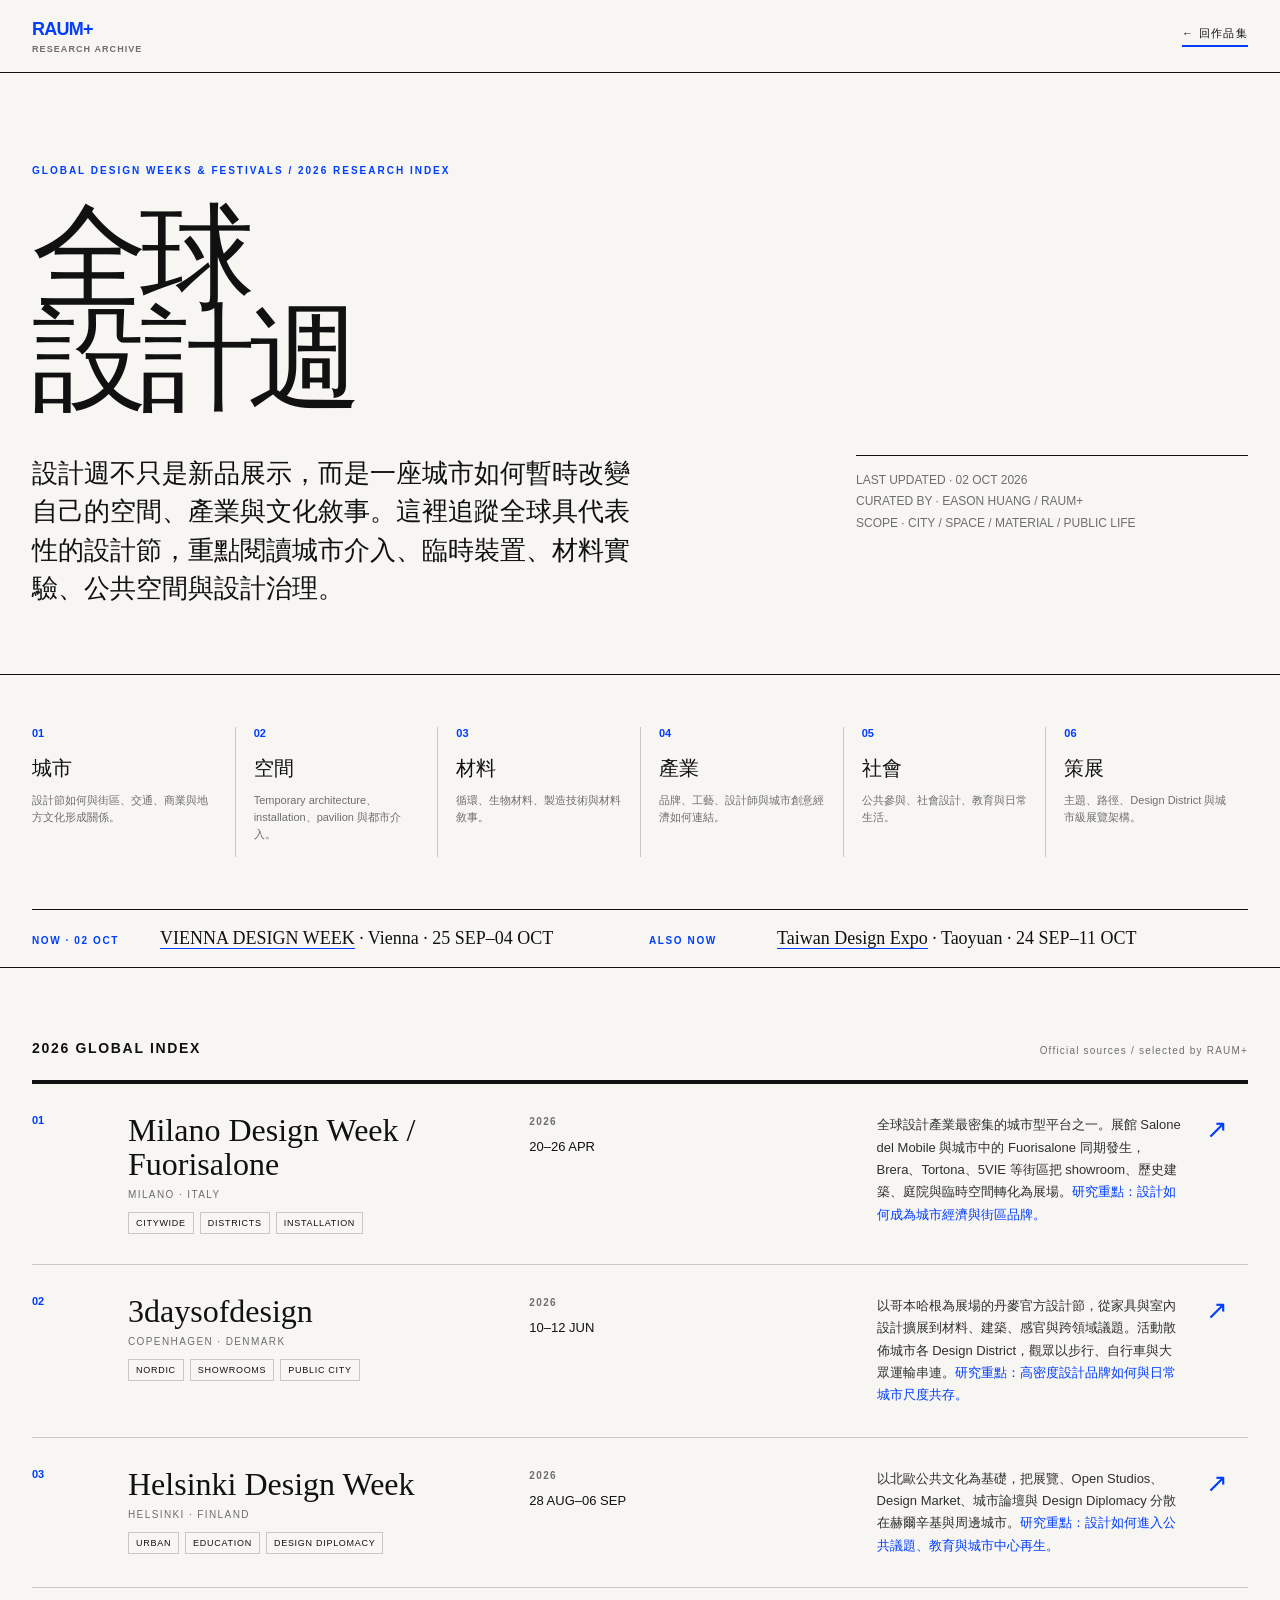
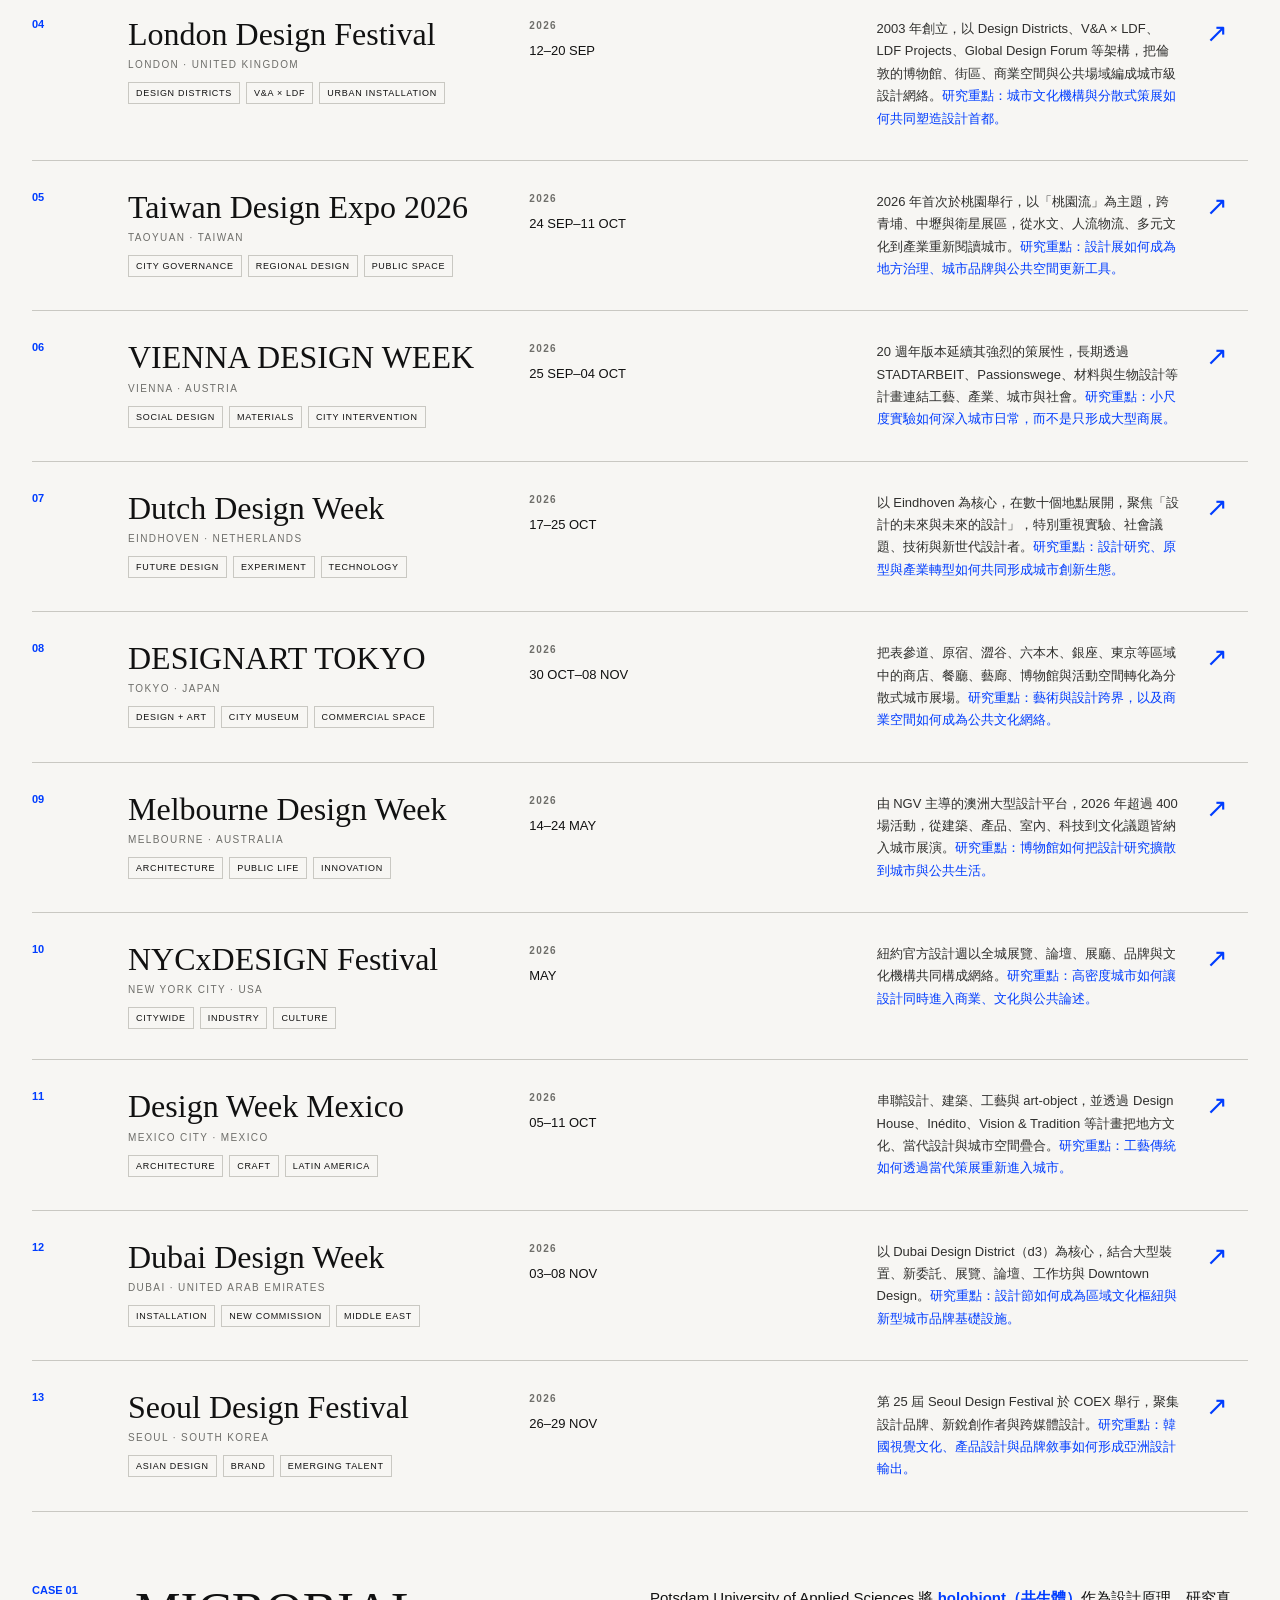
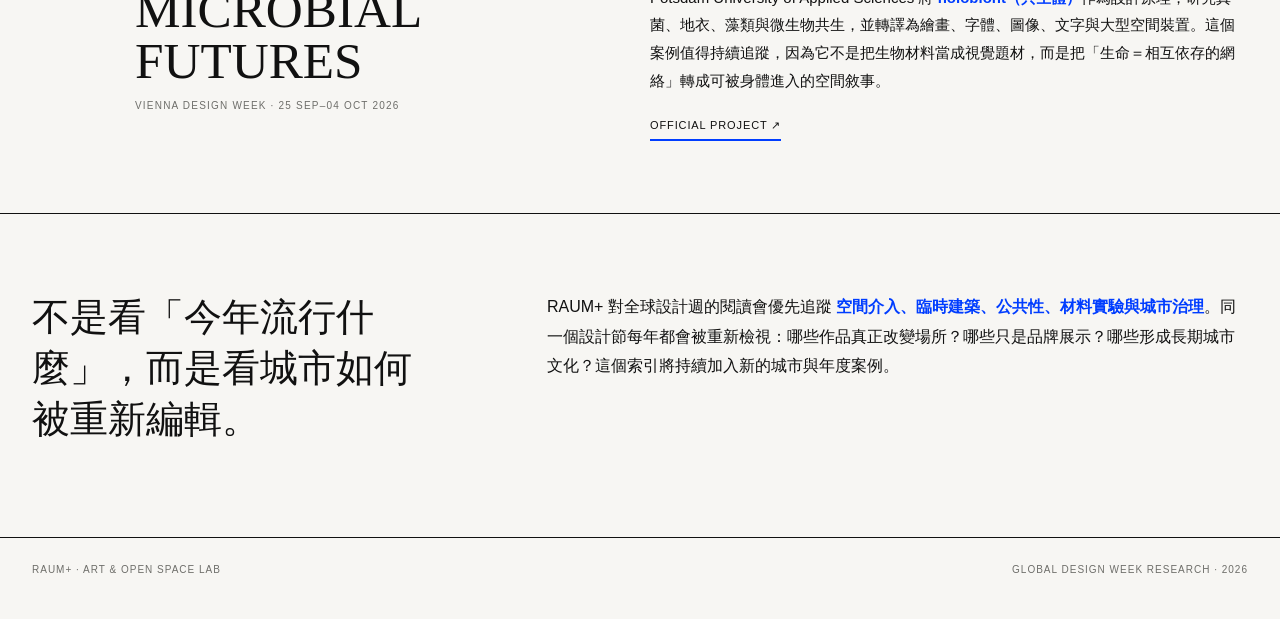
<file: design-festivals/index.html>
<!doctype html>
<html lang="zh-Hant">
<head>
<meta charset="utf-8">
<meta name="viewport" content="width=device-width, initial-scale=1, viewport-fit=cover">
<title>全球設計週／設計節｜RAUM+ Research Archive</title>
<meta name="description" content="RAUM+ 全球設計週與設計節研究索引：城市、年度日期、策展定位、空間介入與官方資料來源。">
<style>
:root{--paper:#f7f6f3;--ink:#111;--muted:#6e6e6a;--line:#c9c8c2;--accent:#003dff;--max:1560px}
*{box-sizing:border-box}html{scroll-behavior:smooth}body{margin:0;background:var(--paper);color:var(--ink);font-family:"Helvetica Neue","Noto Sans TC",Arial,sans-serif;-webkit-font-smoothing:antialiased}a{color:inherit;text-decoration:none}
.wrap{width:min(calc(100% - 64px),var(--max));margin:auto}
header{position:sticky;top:0;z-index:20;background:rgba(247,246,243,.94);backdrop-filter:blur(14px);border-bottom:1px solid var(--ink)}
.top{min-height:72px;display:grid;grid-template-columns:auto 1fr auto;align-items:center;gap:28px}.brand{font-weight:800;letter-spacing:-.04em;font-size:18px;color:var(--accent)}.brand small{display:block;font-size:9px;letter-spacing:.12em;font-weight:600;color:var(--muted);margin-top:4px;text-transform:uppercase}.back{justify-self:end;font-size:11px;letter-spacing:.12em;text-transform:uppercase;border-bottom:2px solid var(--accent);padding-bottom:4px}
.hero{padding:92px 0 66px;border-bottom:1px solid var(--ink)}.kicker{font-size:10px;letter-spacing:.2em;text-transform:uppercase;color:var(--accent);font-weight:700}.hero h1{font-family:Georgia,"Noto Serif TC",serif;font-weight:400;font-size:clamp(54px,9vw,142px);line-height:.88;letter-spacing:-.065em;margin:32px 0 44px;max-width:10ch}.hero-grid{display:grid;grid-template-columns:repeat(12,1fr);gap:20px}.hero-intro{grid-column:1/span 6;font-family:Georgia,"Noto Serif TC",serif;font-size:clamp(20px,2vw,30px);line-height:1.5}.hero-meta{grid-column:9/-1;font-size:12px;line-height:1.8;color:var(--muted);border-top:1px solid var(--ink);padding-top:14px}
.framework{padding:52px 0;border-bottom:1px solid var(--ink);display:grid;grid-template-columns:repeat(6,1fr)}.frame{min-height:130px;padding:0 18px;border-left:1px solid var(--line)}.frame:first-child{border-left:0;padding-left:0}.frame b{display:block;color:var(--accent);font-size:11px;margin-bottom:16px}.frame strong{display:block;font-family:Georgia,"Noto Serif TC",serif;font-size:20px;font-weight:400}.frame span{display:block;margin-top:10px;font-size:11px;line-height:1.55;color:var(--muted)}
.section-head{display:grid;grid-template-columns:1fr auto;align-items:end;padding:72px 0 24px;border-bottom:4px solid var(--ink)}.section-head h2{margin:0;font-size:14px;letter-spacing:.12em;text-transform:uppercase}.section-head p{margin:0;font-size:10px;letter-spacing:.12em;color:var(--muted)}
.festival{display:grid;grid-template-columns:72px 1.05fr .9fr .85fr 42px;gap:24px;padding:30px 0;border-bottom:1px solid var(--line);align-items:start}.no{color:var(--accent);font-size:11px;font-weight:700}.name h3{font-family:Georgia,"Noto Serif TC",serif;font-weight:400;font-size:clamp(25px,2.5vw,39px);line-height:1.04;margin:0 0 8px}.name .city{font-size:10px;letter-spacing:.14em;text-transform:uppercase;color:var(--muted)}.date{font-size:13px;line-height:1.5}.date b{display:block;font-size:10px;letter-spacing:.14em;text-transform:uppercase;color:var(--muted);margin-bottom:8px}.desc{font-size:13px;line-height:1.72;color:#2f2f2d}.desc em{font-style:normal;color:var(--accent)}.arr{font-size:26px;color:var(--accent);transition:transform .2s}.festival:hover .arr{transform:translate(5px,-5px)}.tags{display:flex;flex-wrap:wrap;gap:6px;margin-top:12px}.tag{font-size:9px;letter-spacing:.08em;text-transform:uppercase;border:1px solid var(--line);padding:5px 7px}
.note{padding:78px 0 92px;display:grid;grid-template-columns:repeat(12,1fr);gap:20px}.note h2{grid-column:1/span 4;font-family:Georgia,"Noto Serif TC",serif;font-size:38px;font-weight:400;margin:0}.note .body{grid-column:6/-1;font-size:16px;line-height:1.85}.note .body strong{color:var(--accent)}
.now-strip{border-bottom:1px solid var(--ink);padding:18px 0}.now-grid{display:grid;grid-template-columns:110px 1fr 110px 1fr;gap:18px;align-items:baseline}.now-k{font-size:10px;letter-spacing:.16em;text-transform:uppercase;color:var(--accent);font-weight:700}.now-v{font-family:Georgia,"Noto Serif TC",serif;font-size:18px}.now-v a{border-bottom:1px solid var(--accent)}
.feature-case{padding:72px 0;border-bottom:1px solid var(--ink)}.feature-grid{display:grid;grid-template-columns:repeat(12,1fr);gap:20px;align-items:start}.feature-no{grid-column:1/span 1;color:var(--accent);font-size:11px;font-weight:700}.feature-title{grid-column:2/span 4}.feature-title h2{font-family:Georgia,"Noto Serif TC",serif;font-size:clamp(30px,4vw,58px);font-weight:400;line-height:1;margin:0 0 14px}.feature-title p{margin:0;font-size:10px;letter-spacing:.12em;text-transform:uppercase;color:var(--muted)}.feature-body{grid-column:7/-1;font-size:15px;line-height:1.85}.feature-body strong{color:var(--accent)}.feature-link{display:inline-block;margin-top:20px;border-bottom:2px solid var(--accent);padding-bottom:4px;font-size:11px;letter-spacing:.08em;text-transform:uppercase}
footer{border-top:1px solid var(--ink);padding:26px 0 44px;font-size:10px;letter-spacing:.1em;text-transform:uppercase;color:var(--muted)}.foot{display:flex;justify-content:space-between;gap:20px}
@media(max-width:980px){.wrap{width:min(calc(100% - 40px),var(--max))}.hero-grid,.note,.feature-grid{display:block}.feature-no,.feature-title,.feature-body{margin-bottom:22px}.hero-intro,.hero-meta{margin-top:26px}.framework{grid-template-columns:repeat(3,1fr);row-gap:34px}.festival{grid-template-columns:52px 1fr 1fr}.desc{grid-column:2/-1}.arr{grid-column:3;grid-row:1;text-align:right}.note h2{margin-bottom:30px}}
@media(max-width:620px){.now-grid{grid-template-columns:1fr}.now-v{margin-bottom:12px}.wrap{width:calc(100% - 32px)}.top{min-height:60px}.hero{padding:66px 0 42px}.hero h1{font-size:clamp(48px,16vw,78px);line-height:.95;margin:24px 0 34px}.framework{grid-template-columns:1fr 1fr}.frame:nth-child(odd){border-left:0;padding-left:0}.festival{grid-template-columns:38px 1fr;padding:24px 0}.date,.desc{grid-column:2/-1}.arr{grid-column:2;grid-row:auto;text-align:left}.section-head{padding-top:54px}.section-head p{display:none}.foot{display:block;line-height:1.8}}
</style>
</head>
<body>
<header><div class="wrap top"><a class="brand" href="../">RAUM+<small>Research Archive</small></a><div></div><a class="back" href="../">← 回作品集</a></div></header>
<main>
<section class="hero"><div class="wrap"><div class="kicker">Global Design Weeks & Festivals / 2026 Research Index</div><h1>全球<br>設計週</h1><div class="hero-grid"><div class="hero-intro">設計週不只是新品展示，而是一座城市如何暫時改變自己的空間、產業與文化敘事。這裡追蹤全球具代表性的設計節，重點閱讀城市介入、臨時裝置、材料實驗、公共空間與設計治理。</div><div class="hero-meta">LAST UPDATED · 02 OCT 2026<br>CURATED BY · EASON HUANG / RAUM+<br>SCOPE · CITY / SPACE / MATERIAL / PUBLIC LIFE</div></div></div></section>
<div class="wrap framework"><div class="frame"><b>01</b><strong>城市</strong><span>設計節如何與街區、交通、商業與地方文化形成關係。</span></div><div class="frame"><b>02</b><strong>空間</strong><span>Temporary architecture、installation、pavilion 與都市介入。</span></div><div class="frame"><b>03</b><strong>材料</strong><span>循環、生物材料、製造技術與材料敘事。</span></div><div class="frame"><b>04</b><strong>產業</strong><span>品牌、工藝、設計師與城市創意經濟如何連結。</span></div><div class="frame"><b>05</b><strong>社會</strong><span>公共參與、社會設計、教育與日常生活。</span></div><div class="frame"><b>06</b><strong>策展</strong><span>主題、路徑、Design District 與城市級展覽架構。</span></div></div>

<!-- RAUM_GLOBAL_DESIGN_INDEX_20261002 -->
<section class="now-strip"><div class="wrap now-grid">
<div class="now-k">NOW · 02 OCT</div>
<div class="now-v"><a href="https://www.viennadesignweek.at/en/" target="_blank" rel="noreferrer">VIENNA DESIGN WEEK</a> · Vienna · 25 SEP–04 OCT</div>
<div class="now-k">ALSO NOW</div>
<div class="now-v"><a href="https://designexpo.org.tw/designexpo/en/" target="_blank" rel="noreferrer">Taiwan Design Expo</a> · Taoyuan · 24 SEP–11 OCT</div>
</div></section>
<section class="wrap"><div class="section-head"><h2>2026 Global Index</h2><p>Official sources / selected by RAUM+</p></div>

<a class="festival" href="https://www.fuorisalone.it/en/world-design-events/article/8/fuorisalone" target="_blank" rel="noreferrer"><div class="no">01</div><div class="name"><h3>Milano Design Week / Fuorisalone</h3><div class="city">Milano · Italy</div><div class="tags"><span class="tag">Citywide</span><span class="tag">Districts</span><span class="tag">Installation</span></div></div><div class="date"><b>2026</b>20–26 APR</div><div class="desc">全球設計產業最密集的城市型平台之一。展館 Salone del Mobile 與城市中的 Fuorisalone 同期發生，Brera、Tortona、5VIE 等街區把 showroom、歷史建築、庭院與臨時空間轉化為展場。<em>研究重點：設計如何成為城市經濟與街區品牌。</em></div><div class="arr">↗</div></a>

<a class="festival" href="https://www.3daysofdesign.dk/about" target="_blank" rel="noreferrer"><div class="no">02</div><div class="name"><h3>3daysofdesign</h3><div class="city">Copenhagen · Denmark</div><div class="tags"><span class="tag">Nordic</span><span class="tag">Showrooms</span><span class="tag">Public City</span></div></div><div class="date"><b>2026</b>10–12 JUN</div><div class="desc">以哥本哈根為展場的丹麥官方設計節，從家具與室內設計擴展到材料、建築、感官與跨領域議題。活動散佈城市各 Design District，觀眾以步行、自行車與大眾運輸串連。<em>研究重點：高密度設計品牌如何與日常城市尺度共存。</em></div><div class="arr">↗</div></a>

<a class="festival" href="https://helsinkidesignweek.com/design-week/programme/?lang=en" target="_blank" rel="noreferrer"><div class="no">03</div><div class="name"><h3>Helsinki Design Week</h3><div class="city">Helsinki · Finland</div><div class="tags"><span class="tag">Urban</span><span class="tag">Education</span><span class="tag">Design Diplomacy</span></div></div><div class="date"><b>2026</b>28 AUG–06 SEP</div><div class="desc">以北歐公共文化為基礎，把展覽、Open Studios、Design Market、城市論壇與 Design Diplomacy 分散在赫爾辛基與周邊城市。<em>研究重點：設計如何進入公共議題、教育與城市中心再生。</em></div><div class="arr">↗</div></a>

<a class="festival" href="https://londondesignfestival.com/" target="_blank" rel="noreferrer"><div class="no">04</div><div class="name"><h3>London Design Festival</h3><div class="city">London · United Kingdom</div><div class="tags"><span class="tag">Design Districts</span><span class="tag">V&A × LDF</span><span class="tag">Urban Installation</span></div></div><div class="date"><b>2026</b>12–20 SEP</div><div class="desc">2003 年創立，以 Design Districts、V&A × LDF、LDF Projects、Global Design Forum 等架構，把倫敦的博物館、街區、商業空間與公共場域編成城市級設計網絡。<em>研究重點：城市文化機構與分散式策展如何共同塑造設計首都。</em></div><div class="arr">↗</div></a>

<a class="festival" href="https://designexpo.org.tw/designexpo/zh-TW" target="_blank" rel="noreferrer"><div class="no">05</div><div class="name"><h3>Taiwan Design Expo 2026</h3><div class="city">Taoyuan · Taiwan</div><div class="tags"><span class="tag">City Governance</span><span class="tag">Regional Design</span><span class="tag">Public Space</span></div></div><div class="date"><b>2026</b>24 SEP–11 OCT</div><div class="desc">2026 年首次於桃園舉行，以「桃園流」為主題，跨青埔、中壢與衛星展區，從水文、人流物流、多元文化到產業重新閱讀城市。<em>研究重點：設計展如何成為地方治理、城市品牌與公共空間更新工具。</em></div><div class="arr">↗</div></a>

<a class="festival" href="https://www.viennadesignweek.at/en/" target="_blank" rel="noreferrer"><div class="no">06</div><div class="name"><h3>VIENNA DESIGN WEEK</h3><div class="city">Vienna · Austria</div><div class="tags"><span class="tag">Social Design</span><span class="tag">Materials</span><span class="tag">City Intervention</span></div></div><div class="date"><b>2026</b>25 SEP–04 OCT</div><div class="desc">20 週年版本延續其強烈的策展性，長期透過 STADTARBEIT、Passionswege、材料與生物設計等計畫連結工藝、產業、城市與社會。<em>研究重點：小尺度實驗如何深入城市日常，而不是只形成大型商展。</em></div><div class="arr">↗</div></a>

<a class="festival" href="https://ddw.nl/en" target="_blank" rel="noreferrer"><div class="no">07</div><div class="name"><h3>Dutch Design Week</h3><div class="city">Eindhoven · Netherlands</div><div class="tags"><span class="tag">Future Design</span><span class="tag">Experiment</span><span class="tag">Technology</span></div></div><div class="date"><b>2026</b>17–25 OCT</div><div class="desc">以 Eindhoven 為核心，在數十個地點展開，聚焦「設計的未來與未來的設計」，特別重視實驗、社會議題、技術與新世代設計者。<em>研究重點：設計研究、原型與產業轉型如何共同形成城市創新生態。</em></div><div class="arr">↗</div></a>

<a class="festival" href="https://www.designart.jp/en/" target="_blank" rel="noreferrer"><div class="no">08</div><div class="name"><h3>DESIGNART TOKYO</h3><div class="city">Tokyo · Japan</div><div class="tags"><span class="tag">Design + Art</span><span class="tag">City Museum</span><span class="tag">Commercial Space</span></div></div><div class="date"><b>2026</b>30 OCT–08 NOV</div><div class="desc">把表參道、原宿、澀谷、六本木、銀座、東京等區域中的商店、餐廳、藝廊、博物館與活動空間轉化為分散式城市展場。<em>研究重點：藝術與設計跨界，以及商業空間如何成為公共文化網絡。</em></div><div class="arr">↗</div></a>

<a class="festival" href="https://designweek.melbourne/" target="_blank" rel="noreferrer"><div class="no">09</div><div class="name"><h3>Melbourne Design Week</h3><div class="city">Melbourne · Australia</div><div class="tags"><span class="tag">Architecture</span><span class="tag">Public Life</span><span class="tag">Innovation</span></div></div><div class="date"><b>2026</b>14–24 MAY</div><div class="desc">由 NGV 主導的澳洲大型設計平台，2026 年超過 400 場活動，從建築、產品、室內、科技到文化議題皆納入城市展演。<em>研究重點：博物館如何把設計研究擴散到城市與公共生活。</em></div><div class="arr">↗</div></a>

<a class="festival" href="https://www.nycxdesign.org/festival" target="_blank" rel="noreferrer"><div class="no">10</div><div class="name"><h3>NYCxDESIGN Festival</h3><div class="city">New York City · USA</div><div class="tags"><span class="tag">Citywide</span><span class="tag">Industry</span><span class="tag">Culture</span></div></div><div class="date"><b>2026</b>MAY</div><div class="desc">紐約官方設計週以全城展覽、論壇、展廳、品牌與文化機構共同構成網絡。<em>研究重點：高密度城市如何讓設計同時進入商業、文化與公共論述。</em></div><div class="arr">↗</div></a>

<a class="festival" href="https://designweekmexico.com/en/" target="_blank" rel="noreferrer"><div class="no">11</div><div class="name"><h3>Design Week Mexico</h3><div class="city">Mexico City · Mexico</div><div class="tags"><span class="tag">Architecture</span><span class="tag">Craft</span><span class="tag">Latin America</span></div></div><div class="date"><b>2026</b>05–11 OCT</div><div class="desc">串聯設計、建築、工藝與 art-object，並透過 Design House、Inédito、Vision & Tradition 等計畫把地方文化、當代設計與城市空間疊合。<em>研究重點：工藝傳統如何透過當代策展重新進入城市。</em></div><div class="arr">↗</div></a>

<a class="festival" href="https://www.dubaidesignweek.ae/" target="_blank" rel="noreferrer"><div class="no">12</div><div class="name"><h3>Dubai Design Week</h3><div class="city">Dubai · United Arab Emirates</div><div class="tags"><span class="tag">Installation</span><span class="tag">New Commission</span><span class="tag">Middle East</span></div></div><div class="date"><b>2026</b>03–08 NOV</div><div class="desc">以 Dubai Design District（d3）為核心，結合大型裝置、新委託、展覽、論壇、工作坊與 Downtown Design。<em>研究重點：設計節如何成為區域文化樞紐與新型城市品牌基礎設施。</em></div><div class="arr">↗</div></a>

<a class="festival" href="https://seoul.designfestival.co.kr/en/main/" target="_blank" rel="noreferrer"><div class="no">13</div><div class="name"><h3>Seoul Design Festival</h3><div class="city">Seoul · South Korea</div><div class="tags"><span class="tag">Asian Design</span><span class="tag">Brand</span><span class="tag">Emerging Talent</span></div></div><div class="date"><b>2026</b>26–29 NOV</div><div class="desc">第 25 屆 Seoul Design Festival 於 COEX 舉行，聚集設計品牌、新銳創作者與跨媒體設計。<em>研究重點：韓國視覺文化、產品設計與品牌敘事如何形成亞洲設計輸出。</em></div><div class="arr">↗</div></a>


</section>

<section class="feature-case"><div class="wrap feature-grid">
<div class="feature-no">CASE 01</div>
<div class="feature-title"><h2>MICROBIAL FUTURES</h2><p>VIENNA DESIGN WEEK · 25 SEP–04 OCT 2026</p></div>
<div class="feature-body">Potsdam University of Applied Sciences 將 <strong>holobiont（共生體）</strong>作為設計原理，研究真菌、地衣、藻類與微生物共生，並轉譯為繪畫、字體、圖像、文字與大型空間裝置。這個案例值得持續追蹤，因為它不是把生物材料當成視覺題材，而是把「生命＝相互依存的網絡」轉成可被身體進入的空間敘事。<br><a class="feature-link" href="https://www.viennadesignweek.at/en/programme/microbial-futures/" target="_blank" rel="noreferrer">Official project ↗</a></div>
</div></section>
<section class="wrap note"><h2>不是看「今年流行什麼」，而是看城市如何被重新編輯。</h2><div class="body">RAUM+ 對全球設計週的閱讀會優先追蹤 <strong>空間介入、臨時建築、公共性、材料實驗與城市治理</strong>。同一個設計節每年都會被重新檢視：哪些作品真正改變場所？哪些只是品牌展示？哪些形成長期城市文化？這個索引將持續加入新的城市與年度案例。</div></section>
</main>
<footer><div class="wrap foot"><span>RAUM+ · ART & OPEN SPACE LAB</span><span>GLOBAL DESIGN WEEK RESEARCH · 2026</span></div></footer>
</body></html>
</file>
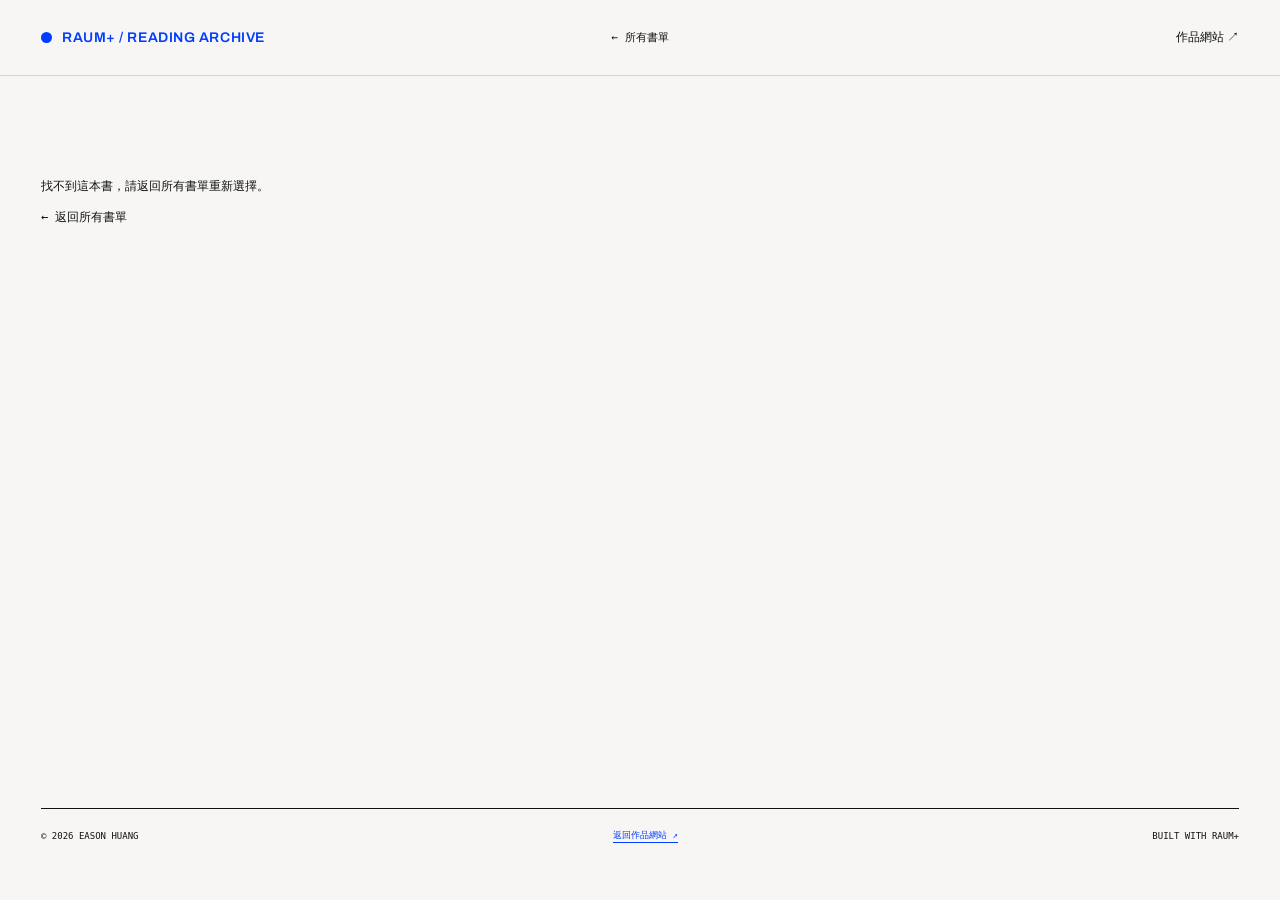
<file: reading/book.html>
<!doctype html>
<html lang="zh-Hant">
<head>
  <meta charset="utf-8">
  <meta name="viewport" content="width=device-width, initial-scale=1">
  <meta name="description" content="RAUM+ Reading Archive 完整閱讀筆記。">
  <title>完整閱讀筆記｜RAUM+ Reading Archive</title>
  <link rel="preconnect" href="https://fonts.googleapis.com">
  <link rel="preconnect" href="https://fonts.gstatic.com" crossorigin>
  <link href="https://fonts.googleapis.com/css2?family=Archivo:wght@400;500;600;700&family=Newsreader:ital,wght@0,400;1,400&family=Noto+Serif+TC:wght@500;700;900&display=swap" rel="stylesheet">
  <link rel="stylesheet" href="styles.css?v=20261125-2">
  <script src="book.js?v=20261125-2" defer></script>
</head>
<body class="book-page">
  <header class="site-header book-page-header">
    <a class="brand" href="./"><span></span>RAUM+ / READING ARCHIVE</a>
    <a class="back-library" href="./#all-books">← 所有書單</a>
    <a class="portfolio-link" href="../?lang=zh#top" aria-label="返回 RAUM+ 作品網站">作品網站 ↗</a>
  </header>
  <main id="bookPage" class="book-page-main" aria-live="polite">
    <p class="book-page-loading">正在載入完整閱讀筆記…</p>
  </main>
  <footer><span>© 2026 EASON HUANG</span><a href="../?lang=zh#top">返回作品網站 ↗</a><span>BUILT WITH RAUM+</span></footer>
</body>
</html>
</file>
<file: reading/styles.css>
:root{--paper:#f7f6f5;--ink:#111;--blue:#003dff;--line:#b9b8b5;--serif:"Noto Serif TC",serif;--sans:"Archivo","Noto Sans TC",sans-serif;--mono:"SFMono-Regular",Consolas,monospace}
*{box-sizing:border-box}html{scroll-behavior:smooth}body{margin:0;background:var(--paper);color:var(--ink);font-family:var(--sans);font-size:14px}a{color:inherit;text-decoration:none}button,input{font:inherit}button{color:inherit}.site-header{height:76px;padding:0 3.2vw;display:grid;grid-template-columns:1fr auto 1fr;align-items:center;border-bottom:1px solid #d5d4d1;position:sticky;top:0;z-index:20;background:rgba(247,246,245,.94);backdrop-filter:blur(10px)}.brand{font-weight:600;letter-spacing:.04em;color:var(--blue);display:flex;align-items:center;gap:10px}.brand span{width:11px;height:11px;border-radius:50%;background:var(--blue)}nav{display:flex;gap:38px}nav a{font-size:12px}nav b{color:var(--blue);margin-right:7px}.portfolio-link{justify-self:end;font-size:12px}.hero{min-height:610px;padding:42px 3.2vw 30px;display:grid;grid-template-columns:2fr 4fr;grid-template-rows:auto 1fr;gap:30px;position:relative}.signature{font-family:var(--serif);display:flex;flex-direction:column}.signature strong{font-size:43px;letter-spacing:-.16em;max-width:90px;line-height:.9}.signature span{font-size:20px;margin-top:8px}.archive-meta{align-self:center;border-top:1px solid var(--ink);padding-top:12px;display:flex;justify-content:space-between;font:9px var(--mono);letter-spacing:.04em}.archive-meta span+span{border-left:1px solid #bbb;padding-left:22px}.hero-copy{grid-column:1/-1;align-self:end}.eyebrow{font-size:11px;line-height:1.6}.hero h1{font-family:var(--serif);font-size:clamp(86px,13vw,190px);line-height:.86;letter-spacing:-.1em;color:var(--blue);margin:54px 0 30px}.lead{font-family:var(--serif);font-weight:700;font-size:clamp(22px,2.4vw,40px);margin:0}.count{font-family:var(--mono);font-size:16px;letter-spacing:.05em;margin-top:25px}.count strong{color:var(--blue)}.count i{font-style:normal;margin:0 12px}.library{padding:0 3.2vw}.search{height:64px;border-top:1px solid;border-bottom:1px solid;display:flex;align-items:center;gap:15px}.search span{font-size:24px;transform:rotate(-18deg)}.search input{border:0;outline:0;background:none;width:100%;font-family:var(--serif);font-size:16px}.search kbd{border:1px solid #aaa;padding:2px 7px;font:11px var(--mono)}.filters{display:flex;gap:8px;overflow:auto;padding:20px 0 12px;scrollbar-width:none}.filter{white-space:nowrap;background:none;border:1px solid #aaa;padding:7px 10px;cursor:pointer;font-size:11px}.filter:hover,.filter.active{background:var(--blue);border-color:var(--blue);color:white}.result-status{height:20px;margin:0 0 10px;font:10px var(--mono);letter-spacing:.04em}.shelf-stage{min-height:410px;display:grid;grid-template-columns:minmax(240px,28%) 1fr;background:#efede9;border-bottom:23px solid #5c3926;box-shadow:0 8px 0 #25170f;overflow:hidden}.selected-book{padding:48px 36px;display:flex;flex-direction:column;border-right:1px solid #bbb;background:var(--paper)}.selected-book .num{font:10px var(--mono);border-bottom:1px solid;width:100px;padding-bottom:12px}.selected-book h3{font-family:var(--serif);font-size:clamp(28px,3.2vw,52px);line-height:1.1;margin:24px 0 12px}.selected-book .author{font:italic 22px "Newsreader",serif;margin:0 0 26px}.selected-book .category{font:10px var(--mono);color:var(--blue);margin-top:auto}.book-actions{display:flex;gap:18px;margin-top:14px}.book-actions a{font-size:11px;border-bottom:1px solid;padding:8px 0}.book-shelf{display:flex;align-items:flex-end;gap:6px;padding:36px 22px 0;overflow-x:auto;scrollbar-width:thin;scrollbar-color:var(--blue) transparent}.spine{flex:0 0 auto;width:54px;height:310px;padding:16px 9px;border:0;border-left:1px solid rgba(0,0,0,.18);border-right:1px solid rgba(255,255,255,.25);background:#161616;color:white;cursor:pointer;writing-mode:vertical-rl;text-align:left;letter-spacing:.08em;overflow:hidden}.spine:nth-child(4n+2){height:335px;background:#e2ded4;color:#111}.spine:nth-child(4n+3){height:300px;background:var(--blue)}.spine:nth-child(4n+4){height:325px;background:#7a2928}.spine.active{outline:5px solid var(--blue);outline-offset:2px}.spine small{font:9px var(--mono);margin-top:12px}.shelf-note{display:flex;justify-content:space-between;padding:20px 2px 24px;font:10px var(--mono)}.index-grid{margin:12px 3.2vw 0;display:grid;grid-template-columns:1fr 1.1fr;border-top:1px solid;border-bottom:1px solid}.latest{padding-right:24px;border-right:1px solid}.path-panel{padding-left:24px}.section-heading{height:70px;display:flex;justify-content:space-between;align-items:center}.section-heading h2{font-size:13px;font-weight:500;letter-spacing:.06em}.section-heading small{font:11px var(--serif);margin-left:8px}.section-heading button,.section-heading span{border:0;background:none;font:9px var(--mono);cursor:pointer}.latest-row{width:100%;display:grid;grid-template-columns:48px 1fr 1fr;border-top:1px solid #ccc;padding:11px 0;background:none;border-left:0;border-right:0;border-bottom:0;text-align:left;cursor:pointer;font-size:11px}.latest-row:hover{color:var(--blue)}.latest-row .n{font:9px var(--mono)}.latest-row .a{color:#555}.path-viz{min-height:306px;position:relative}.path-line{position:absolute;height:1px;background:#999;transform-origin:left center;z-index:0}.path-node{position:absolute;transform:translate(-50%,-50%);background:var(--paper);border:0;cursor:pointer;z-index:2;font-family:var(--serif);font-size:11px;padding:5px}.path-node:before{content:"";display:block;width:7px;height:7px;border-radius:50%;background:var(--ink);margin:0 auto 5px}.path-node.active{color:var(--blue);font-weight:700}.path-node.active:before{background:var(--blue);width:11px;height:11px}.about{margin:105px 3.2vw;padding:45px 0;border-top:1px solid;display:grid;grid-template-columns:1fr 2fr 1fr;gap:30px}.about h2{font-family:var(--serif);font-size:clamp(36px,5vw,78px);line-height:1.15;margin:0;grid-column:2}.about>div{grid-column:3;align-self:end;line-height:1.8}.about a{display:inline-block;color:var(--blue);border-bottom:1px solid;margin-top:18px}footer{margin:0 3.2vw;padding:20px 0 38px;border-top:1px solid;display:flex;justify-content:space-between;font:9px var(--mono)}.sr-only{position:absolute;width:1px;height:1px;padding:0;margin:-1px;overflow:hidden;clip:rect(0,0,0,0);white-space:nowrap;border:0}
@media(max-width:800px){.site-header{height:64px;grid-template-columns:1fr auto}.brand{font-size:11px}nav{display:none}.hero{min-height:560px;grid-template-columns:1fr;padding-top:28px}.signature{display:none}.archive-meta{grid-column:1;overflow:hidden;gap:14px}.archive-meta span:nth-child(n+3){display:none}.hero h1{font-size:25vw;margin:70px 0 24px}.lead{font-size:25px}.count{font-size:12px}.filters{margin-right:-3.2vw}.shelf-stage{grid-template-columns:1fr;min-height:610px}.selected-book{min-height:285px;border-right:0;border-bottom:1px solid #bbb;padding:28px 24px}.selected-book .category{margin-top:20px}.book-shelf{height:325px;padding-top:20px}.spine{height:260px!important;width:48px}.index-grid{grid-template-columns:1fr}.latest{padding-right:0;border-right:0;border-bottom:1px solid}.path-panel{padding-left:0}.about{grid-template-columns:1fr;margin-top:70px}.about h2,.about>div{grid-column:1}.about h2{font-size:42px}.about>div{max-width:420px}.shelf-note{display:none}}
@media(prefers-reduced-motion:reduce){html{scroll-behavior:auto}}
.book-actions button{font-size:11px;border:0;border-bottom:1px solid;padding:8px 0;background:none;cursor:pointer}.note-dialog{width:min(900px,92vw);height:min(88vh,980px);max-width:none;max-height:none;margin:auto;padding:0;border:1px solid var(--ink);background:var(--paper);color:var(--ink)}.note-dialog::backdrop{background:rgba(0,0,0,.66)}.note-dialog>header{position:sticky;top:0;z-index:2;display:flex;justify-content:space-between;align-items:flex-start;padding:24px 30px;border-bottom:1px solid;background:var(--paper)}.note-dialog header span{font:10px var(--mono);color:var(--blue)}.note-dialog header h2{font:700 clamp(25px,4vw,48px)/1.15 var(--serif);margin:8px 0 0}.note-dialog header button{border:0;background:none;font-size:34px;line-height:1;cursor:pointer}.note-content{max-width:720px;margin:auto;padding:46px 34px 90px;font-family:var(--serif);font-size:17px;line-height:1.9}.note-content h1{font-size:42px;line-height:1.25;margin:1.5em 0 .7em}.note-content h2{font-size:30px;line-height:1.35;margin:1.7em 0 .6em;color:var(--blue)}.note-content h3{font-size:22px;line-height:1.5;margin:1.5em 0 .5em}.note-content h4{font-size:18px}.note-content p{margin:.8em 0}.note-content li{margin:.35em 0}.note-content a{color:var(--blue);border-bottom:1px solid}.note-content code{font-family:var(--mono);background:#eceae6;padding:2px 5px}.note-content hr{border:0;border-top:1px solid;margin:42px 0}.note-loading,.note-error{font-family:var(--mono);font-size:12px}.note-error{color:#b00020}@media(max-width:600px){.note-dialog{width:100vw;height:100vh;border:0}.note-dialog>header{padding:18px}.note-content{padding:30px 20px 70px;font-size:16px}.note-content h1{font-size:30px}.note-content h2{font-size:24px}}
.note-content figure{margin:32px 0;padding:22px;background:#eeece8;text-align:center}.note-content figure img{display:block;max-width:100%;max-height:620px;margin:auto;object-fit:contain}.note-content figcaption{margin-top:10px;font:10px var(--mono);color:#555}.video{position:relative;width:100%;aspect-ratio:16/9;margin:34px 0 10px;background:#111}.video iframe{position:absolute;inset:0;width:100%;height:100%;border:0}.media-link{display:inline-block;font:10px var(--mono);margin-bottom:24px}

/* Real-cover 3D bookshelf */
.book-shelf{display:flex;align-items:flex-end;gap:22px;padding:42px 34px 18px;overflow-x:auto;overflow-y:hidden;perspective:1200px;scrollbar-width:thin;scrollbar-color:var(--blue) transparent}
.book-3d{flex:0 0 144px;border:0;background:none;padding:0 8px 2px;color:var(--ink);cursor:pointer;text-align:center}
.book-object{position:relative;display:block;width:128px;height:212px;transform:perspective(760px) rotateY(-11deg);transform-origin:left center;transition:transform .28s ease,filter .28s ease;filter:drop-shadow(12px 14px 10px rgba(24,18,14,.24))}
.book-object:before{content:"";position:absolute;left:0;right:7px;bottom:-7px;height:7px;background:#c9c3ba;clip-path:polygon(0 0,100% 0,94% 100%,4% 100%)}
.book-object:after{content:"";position:absolute;top:4px;right:-8px;width:8px;height:204px;background:#b8b1a7;transform:skewY(38deg);transform-origin:left top}
.book-front{position:absolute;inset:0;z-index:2;display:grid;place-items:center;overflow:hidden;background:#e9e5de;border:1px solid rgba(17,17,17,.24);box-shadow:inset 5px 0 0 rgba(0,0,0,.08)}
.book-front img{position:absolute;inset:0;width:100%;height:100%;object-fit:contain;background:#ddd8d0}
.cover-fallback{position:absolute;inset:0;display:flex;flex-direction:column;justify-content:space-between;padding:22px 15px 18px;border-top:8px solid var(--blue);background:#ece8e1}
.cover-fallback b{font:700 18px/1.35 var(--serif)}
.cover-fallback small{font:9px/1.5 var(--mono)}
.book-caption{display:block;margin-top:17px;font:9px var(--mono);letter-spacing:.06em;color:#555}
.book-3d:hover .book-object,.book-3d:focus-visible .book-object{transform:perspective(760px) rotateY(-2deg) translateY(-11px);filter:drop-shadow(15px 19px 13px rgba(24,18,14,.28))}
.book-3d.active .book-object{transform:perspective(760px) rotateY(-2deg) translateY(-7px)}
.book-3d.active .book-front{outline:5px solid var(--blue);outline-offset:4px}
.book-3d.active .book-caption{color:var(--blue);font-weight:700}
@media(max-width:800px){.shelf-stage{min-height:620px}.book-shelf{height:335px;padding:36px 22px 15px;gap:16px}.book-3d{flex-basis:116px;padding:0 6px}.book-object{width:102px;height:170px}.book-object:after{height:162px}.cover-fallback{padding:17px 10px 14px}.cover-fallback b{font-size:15px}}
@media(prefers-reduced-motion:reduce){.book-object{transition:none}}

/* Complete searchable library */
.all-books{margin:110px 3.2vw 0;border-top:1px solid;padding-top:36px}.catalog-heading{display:grid;grid-template-columns:2fr 1fr;gap:30px;align-items:end;margin-bottom:46px}.catalog-heading h2{font:900 clamp(52px,8vw,118px)/.92 var(--serif);letter-spacing:-.07em;margin:14px 0 0;color:var(--blue)}.catalog-heading>p{justify-self:end;font:11px/1.75 var(--mono);margin:0}.catalog-heading>p strong{font-size:25px;color:var(--blue)}.catalog-tools{display:grid;grid-template-columns:1fr 230px;border-top:1px solid;border-bottom:1px solid}.catalog-search{height:68px;display:flex;align-items:center;gap:14px;border-right:1px solid;padding:0 18px}.catalog-search>span{font-size:24px;transform:rotate(-18deg)}.catalog-search input{width:100%;border:0;outline:0;background:none;font:16px var(--serif)}.catalog-select{display:grid;grid-template-columns:auto 1fr;align-items:center;gap:12px;padding:0 18px}.catalog-select span{font:9px var(--mono);color:#555}.catalog-select select{width:100%;border:0;outline:0;background:transparent;font:12px var(--sans)}.catalog-columns,.catalog-row{display:grid;grid-template-columns:150px minmax(260px,1fr) 160px 150px;column-gap:22px;align-items:center}.catalog-columns{padding:16px 0;border-bottom:1px solid;font:9px var(--mono);color:#666}.catalog-row{min-height:112px;border-bottom:1px solid #c9c8c5;transition:color .18s ease}.catalog-row:hover{color:var(--blue)}.catalog-cover{display:flex;align-items:center;gap:15px;font:9px var(--mono)}.catalog-cover img{width:48px;height:72px;object-fit:contain;background:#e5e2dc;filter:drop-shadow(4px 5px 3px rgba(0,0,0,.18))}.catalog-cover span{color:#555}.catalog-title{display:flex;flex-direction:column;gap:8px;min-width:0}.catalog-title strong{font:700 20px/1.35 var(--serif)}.catalog-title small{font:italic 15px "Newsreader",var(--serif);color:#555}.catalog-category{font:11px var(--mono)}.catalog-open{justify-self:start;border-bottom:1px solid;padding:8px 0;font:10px var(--mono)}.catalog-empty{padding:60px 0;font:16px var(--serif)}.load-more{display:block;margin:34px auto 0;border:1px solid;background:none;padding:14px 28px;cursor:pointer;font:10px var(--mono)}.load-more:hover{background:var(--blue);border-color:var(--blue);color:#fff}.load-more[hidden]{display:none}

/* Standalone book note page */
.book-page-header .back-library{justify-self:center;font:11px var(--mono)}.book-page-main{min-height:80vh}.book-page-loading,.book-page-error{padding:90px 3.2vw;font:12px var(--mono)}.book-page-hero{display:grid;grid-template-columns:minmax(210px,28%) 1fr;min-height:520px;border-bottom:1px solid}.book-page-cover{display:grid;place-items:center;padding:70px 3.2vw;background:#eeece8;border-right:1px solid}.book-page-cover img{display:block;width:min(230px,80%);max-height:340px;object-fit:contain;filter:drop-shadow(18px 20px 13px rgba(24,18,14,.25));transform:perspective(900px) rotateY(-8deg)}.book-page-meta{padding:72px 5vw;display:flex;flex-direction:column;align-items:flex-start}.book-page-meta .num{font:10px var(--mono);color:var(--blue)}.book-page-meta h1{max-width:900px;font:900 clamp(44px,7vw,105px)/1.05 var(--serif);letter-spacing:-.055em;margin:28px 0 18px}.book-page-meta .author{font:italic clamp(22px,3vw,38px) "Newsreader",serif;margin:0}.book-page-meta .category{margin-top:auto;font:10px var(--mono);color:var(--blue)}.book-page-actions{display:flex;gap:22px;align-items:center;margin-top:18px}.book-page-actions a,.book-page-actions button{border:0;border-bottom:1px solid;background:none;padding:8px 0;cursor:pointer;font:10px var(--mono)}.book-page-note{max-width:780px;margin:0 auto;padding:80px 32px 130px}.book-page-note>.note-content{max-width:none;padding:0}.book-page-note-heading{font:10px var(--mono);color:var(--blue);border-bottom:1px solid;padding-bottom:18px;margin-bottom:44px}
@media(max-width:800px){.all-books{margin-top:75px}.catalog-heading{grid-template-columns:1fr;margin-bottom:30px}.catalog-heading>p{justify-self:start}.catalog-tools{grid-template-columns:1fr}.catalog-search{border-right:0;border-bottom:1px solid}.catalog-select{height:58px}.catalog-columns{display:none}.catalog-row{grid-template-columns:82px 1fr auto;gap:14px;padding:18px 0}.catalog-cover{gap:8px}.catalog-cover img{width:39px;height:58px}.catalog-title strong{font-size:16px}.catalog-category{display:none}.catalog-open{font-size:0}.catalog-open:after{content:"↗";font-size:18px}.book-page-hero{grid-template-columns:1fr}.book-page-cover{min-height:340px;border-right:0;border-bottom:1px solid;padding:45px 20px}.book-page-cover img{width:auto;height:250px}.book-page-meta{min-height:430px;padding:45px 5vw}.book-page-meta h1{font-size:48px}.book-page-meta .category{margin-top:60px}.book-page-note{padding:55px 20px 90px}}
.book-actions{flex-wrap:wrap}

/* Playlist-first YouTube presentation */
.book-page-video{max-width:1280px;margin:0 auto;padding:72px 32px 42px}
.book-page-video .video{margin:18px 0 10px;box-shadow:0 20px 48px rgba(0,0,0,.16)}
.book-page-video-label,.note-video-label{font:10px var(--mono);letter-spacing:.05em;color:var(--blue);border-bottom:1px solid;padding-bottom:16px}
.book-page-video-search{max-width:780px;padding-bottom:10px}
.book-page-video-search h2{font:700 clamp(24px,3vw,42px)/1.25 var(--serif);margin:28px 0 20px}
.book-page-video-search a,.note-video-search a{display:inline-block;color:var(--blue);border-bottom:1px solid;padding-bottom:5px;font:11px var(--mono)}
.note-featured-video{margin:0 0 52px}
.note-featured-video .video{margin-top:18px}
.note-video-search{margin:0 0 52px;padding:25px;border:1px solid var(--line);font-family:var(--sans)}
.note-video-search p{margin-top:0}
@media(max-width:800px){.book-page-video{padding:44px 20px 25px}.book-page-video-search{padding-bottom:5px}}

/* Full-bleed cover presentation */
.shelf-stage{min-height:500px;border-bottom:1px solid var(--ink);box-shadow:none}
.book-shelf{gap:28px;padding:48px 38px 24px}
.book-3d{flex-basis:214px;padding:0 10px 2px}
.book-object{width:190px;height:304px}
.book-object:after{height:296px}
.book-front img{object-fit:cover;background:transparent}
.book-caption{margin-top:20px}
@media(max-width:800px){.shelf-stage{min-height:700px}.book-shelf{height:410px;padding:42px 24px 22px;gap:22px}.book-3d{flex-basis:174px;padding:0 8px}.book-object{width:158px;height:252px}.book-object:after{height:244px}}

/* Supplied RAUM+ laboratory logo */
.signature{display:block}
.signature-logo{display:block;width:clamp(142px,12vw,184px);height:auto;object-fit:contain}

/* Bidirectional RAUM+ site links */
footer{gap:24px;align-items:center}
footer a{color:var(--blue);border-bottom:1px solid currentColor}
@media(max-width:600px){footer{flex-wrap:wrap}footer a{order:3;width:100%;padding-top:6px}}

.playlist-entry{margin:22px 0 0}.playlist-entry a{display:inline-block;border-bottom:1px solid var(--blue);padding:7px 0;color:var(--blue);font:12px var(--mono)}

/* Live YouTube reading playlist */
.playlist-section{display:grid;grid-template-columns:minmax(220px,1fr) minmax(0,1.7fr);gap:clamp(24px,5vw,80px);align-items:center;padding:clamp(48px,7vw,100px) max(24px,calc((100vw - 1280px)/2));background:#f4f1e9;border-bottom:1px solid var(--ink)}
.playlist-heading h2{font:700 clamp(30px,4vw,58px)/1.12 var(--serif);margin:18px 0}.playlist-heading p:last-child{line-height:1.7}
.playlist-frame{aspect-ratio:16/9;background:#111;box-shadow:0 20px 50px rgba(0,0,0,.15)}.playlist-frame iframe{display:block;width:100%;height:100%;border:0}
@media(max-width:800px){.playlist-section{grid-template-columns:1fr;padding:48px 20px}}

/* Searchable reading-video archive */
.video-archive{padding:clamp(48px,7vw,100px) max(24px,calc((100vw - 1280px)/2));border-bottom:1px solid var(--ink)}
.video-archive .catalog-heading{align-items:end}
.video-archive .catalog-heading>p{max-width:460px;line-height:1.7}
.video-search{display:block;margin:38px 0 16px;font:12px var(--mono)}
.video-search input{display:block;width:100%;max-width:600px;margin-top:10px;padding:14px 16px;border:1px solid var(--ink);background:#fff;color:var(--ink)}
.video-list{display:grid;grid-template-columns:repeat(3,minmax(0,1fr));gap:24px;margin:25px 0 38px}
.video-card{min-width:0;border:1px solid var(--line);background:#fff}
.video-card-image{position:relative;display:block;aspect-ratio:16/9;overflow:hidden;background:#171717}
.video-card-image img{display:block;width:100%;height:100%;object-fit:cover}
.video-card-image span{position:absolute;left:50%;top:50%;transform:translate(-50%,-50%);display:grid;place-items:center;width:48px;height:48px;border-radius:50%;background:rgba(0,0,0,.75);color:#fff}
.video-card>div{padding:20px}
.video-card h3{margin:0 0 18px;font:700 18px/1.5 var(--serif)}
.video-card>div>a,.more-book-videos a{display:inline-block;margin:0 16px 8px 0;border-bottom:1px solid var(--blue);padding-bottom:3px;color:var(--blue);font:11px/1.5 var(--mono)}
.more-book-videos{padding:18px 0 0}.more-book-videos span{display:block;margin-bottom:12px;font:11px var(--mono)}
@media(max-width:900px){.video-list{grid-template-columns:repeat(2,minmax(0,1fr))}}
@media(max-width:600px){.video-archive{padding:48px 20px}.video-list{grid-template-columns:1fr}}
</file>
